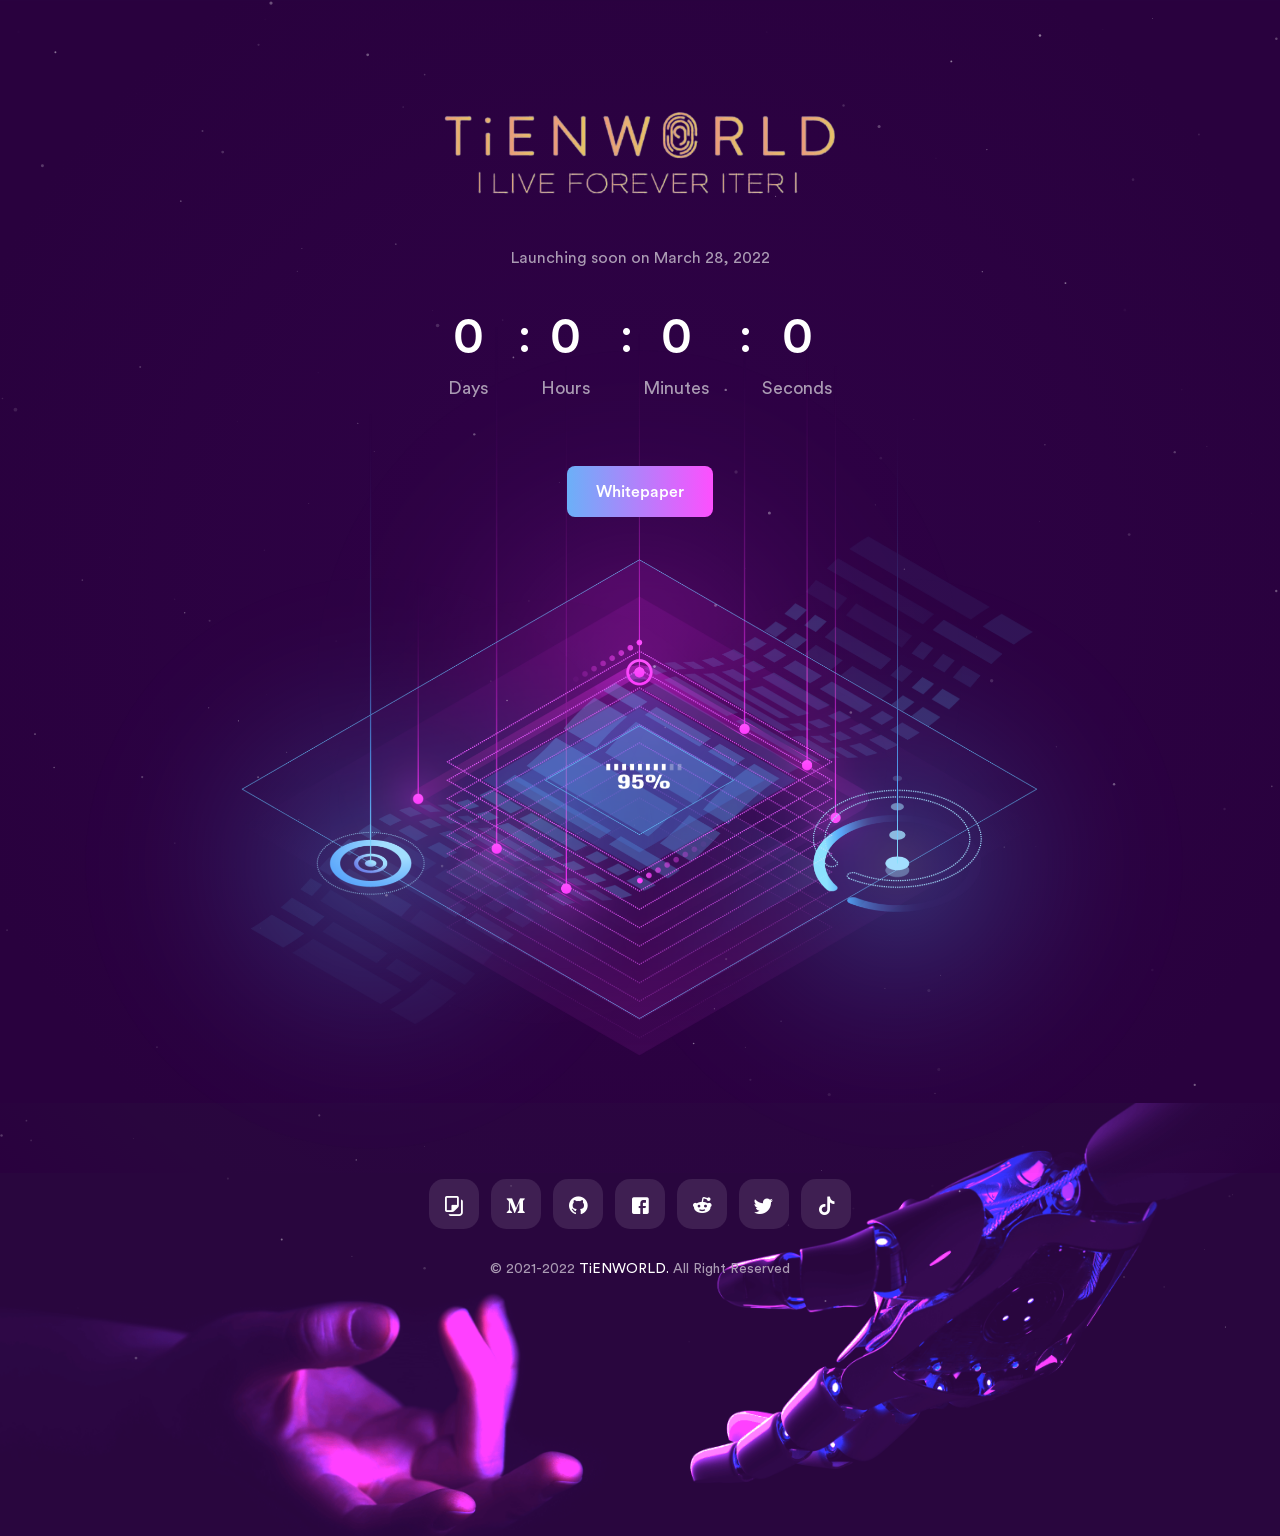
<file: index.html>
<!DOCTYPE html>
<html lang="en">

<head>
  <meta charset="UTF-8" />
  <meta http-equiv="Content-Type" content="text/html; charset=UTF-8" />
  <meta http-equiv="X-UA-Compatible" content="IE=edge" />
  <meta http-equiv="X-UA-Compatible" content="ie=edge" />
  <meta name="viewport" content="width=device-width, initial-scale=1.0" />
  <meta name="viewport" content="width=device-width, initial-scale=1.0" />
  <meta name="description"
    content="The TiENWORLD metaverse is a virtual reality that allows you to go anywhere you want! Create your avatar, explore, and have fun with your friends. There's a lot to do in the metaverse, so join today!" />
  <meta name="keywords" content="tienworld, metaverse, weather, digital life, future, heaven, hell in metaverse" />
  <meta name="author" content="Shikhar Dubey | William Tien" />

  <title>TiENWORLD Metaverse | Coming Soon</title>
  <!-- favicon -->
  <link rel="shortcut icon" href="favicon.ico" type="image/x-icon" />
  <!-- Bootstrap 4.5 -->
  <link rel="stylesheet" href="assets/css/bootstrap.min.css" type="text/css" />
  <!-- animate -->
  <link rel="stylesheet" href="assets/css/animate.css" type="text/css" />
  <!-- Swiper -->
  <link rel="stylesheet" href="assets/css/swiper.min.css" />
  <!-- icons -->
  <link rel="stylesheet" href="assets/css/icons.css" type="text/css" />
  <!-- aos -->
  <link rel="stylesheet" href="assets/css/aos.css" type="text/css" />
  <!-- main css -->
  <link rel="stylesheet" href="assets/css/main.css" type="text/css" />
  <!-- normalize -->
  <link rel="stylesheet" href="assets/css/normalize.css" type="text/css" />

  <!-- Favicons -->
  <link rel="apple-touch-icon" sizes="180x180" href="apple-touch-icon.png">
  <link rel="icon" type="image/png" sizes="32x32" href="favicon-32x32.png">
  <link rel="icon" type="image/png" sizes="16x16" href="favicon-16x16.png">
  <link rel="manifest" href="site.webmanifest">
  <!-- Favicons end -->

  <!-- js for Brwoser -->
  <!--[if lt IE 9]>
      <script src="https://oss.maxcdn.com/html5shiv/3.7.2/html5shiv.min.js"></script>
      <script src="https://oss.maxcdn.com/respond/1.4.2/respond.min.js"></script>
    <![endif]-->

  <style>
    body {
      background-color: #29023f;
    }
  </style>
</head>

<body class="dark-currency">
  <div id="wrapper">
    <div id="content">
      <div id="particles-js"></div>
      <!-- Start header -->
      <header class="header-nav-center crypto_dark" id="myNavbar">
        <div class="container" style="background-color: #29023f; border-bottom: 0px;">
          <!-- navbar -->
          <!-- <nav class="navbar navbar-expand-lg navbar-light"> -->
          <!-- <a class="navbar-brand c-white" href="/">
              <img class="logo" src="assets/img/tienworld_logo.png" alt="logo" />
            </a> -->
            <!-- <button class="navbar-toggler menu ripplemenu" type="button" data-toggle="collapse"
              data-target="#navbarSupportedContent" aria-controls="navbarSupportedContent" aria-expanded="false"
              aria-label="Toggle navigation">
              <svg viewBox="0 0 64 48">
                <path d="M19,15 L45,15 C70,15 58,-2 49.0177126,7 L19,37"></path>
                <path d="M19,24 L45,24 C61.2371586,24 57,49 41,33 L32,24"></path>
                <path d="M45,33 L19,33 C-8,33 6,-2 22,14 L45,37"></path>
              </svg>
            </button> -->

            <!-- <div class="collapse navbar-collapse" id="navbarSupportedContent">
              <ul class="navbar-nav mr-auto nav-pills d-block d-sm-none">
                <li class="nav-item">
                  <a class="nav-link" href="#Vision">Our Vision</a>
                </li>
                <li class="nav-item">
                  <a class="nav-link" href="#Features">Features</a>
                </li>
                <li class="nav-item">
                  <a class="nav-link" href="#Token">Token</a>
                </li>
                <li class="nav-item">
                  <a class="nav-link" href="#Roadmap">Roadmap</a>
                </li>
                <li class="nav-item">
                  <a class="nav-link" href="#FAQ">FAQ</a>
                </li>
                <li class="nav-item">
                  <a class="nav-link" href="#Team">Team</a>
                </li>
                <li class="nav-item">
                  <a class="nav-link" href="#Contact">Contact</a>
                </li>
              </ul>
              <div class="nav_account ml-auto">
                <button type="button" class="btn drop_download">
                  <span>Download</span>
                  <div class="links-btn">
                    <a href="#">Windows</a>
                    <a href="#">Google Play</a>
                    <a href="#">Apple</a>
                  </div>
                </button>
                <button type="button" class="btn btn-default c-white" data-toggle="modal" data-target="#mdllLogin">
                  Sign in
                </button>
                <a href="signup.html" class="btn scale btn_sm_primary c-white btn_try effect-letter rounded-8">
                  Try it Free
                </a>
              </div>
            </div> -->
          <!-- </nav> -->
          <!-- End Navbar -->
        </div>
        <!-- end container -->
      </header>
      <!-- End header -->
      <!-- Fixed side menu -->
      <!-- <nav id="myNavbar" class="navbar fixed_side_menu d-none d-sm-block">
        <ul class="navbar-nav mr-auto nav-pills flex-column">
          <li class="nav-item">
            <a class="nav-link" href="#Vision">Our Vision</a>
          </li>
          <li class="nav-item">
            <a class="nav-link" href="#Features">Features</a>
          </li>
          <li class="nav-item">
            <a class="nav-link" href="#Token">Token</a>
          </li>
          <li class="nav-item">
            <a class="nav-link" href="#Roadmap">Roadmap</a>
          </li>
          <li class="nav-item">
            <a class="nav-link" href="#FAQ">FAQ</a>
          </li>
          <li class="nav-item">
            <a class="nav-link" href="#Team">Team</a>
          </li>
          <li class="nav-item">
            <a class="nav-link" href="#Contact">Contact</a>
          </li>
        </ul>
      </nav> -->
      <!-- End. Fixed side menu -->
      <!-- Stat main -->
      <main data-spy="scroll" data-target="#navbar-example2" data-offset="0">
        <!-- Start Banner Section -->
        <section class="demo_2 demo_4 banner_section" id="Vision">
          <div class="container">
            <div class="row justify-content-md-center text-center">
              <div class="col-md-12">
                <img class="logo" src="assets/img/tienworld_logo.png" alt="logo" style="width: 400px;" />
              </div>
              <div class="col-md-10 col-lg-6">
                <div class="banner_title">
                  <!-- <div class="offer">
                    <span class="c-white">35% Discount </span>
                    <span class="c-magenta">Purchase</span>
                  </div> -->
                  <p style="margin-top: 3rem;">
                    Launching soon on March 28, 2022
                  </p>
                </div>
                <div class="col-md-12 col-lg-12">
                  <div class="Countdown-timer">
                    <div countdown data-date="Mar 28 2022 18:00:01">
                      <div class="item">
                        <span data-days>0</span>
                        <p>days</p>
                      </div>
                      <span class="cuot">:</span>
                      <div class="item">
                        <span data-hours>0</span>
                        <p>hours</p>
                      </div>
                      <span class="cuot">:</span>
                      <div class="item">
                        <span data-minutes>0</span>
                        <p>minutes</p>
                      </div>
                      <span class="cuot">:</span>
                      <div class="item">
                        <span data-seconds>0</span>
                        <p>seconds</p>
                      </div>
                    </div>
                  </div>
                </div>
                <div class="button--click" id="myNavbar" style="margin-top: 3rem;">
                  <!-- <a href="https://nati.tien.world/" target="_blank">
                    <button type="button"
                      class="btn btn-token wd-140 btn_md_primary scale effect-letter c-gradient mb-3 mb-sm-0">
                      Buy $NATI
                    </button>
                  </a> -->
                  <a href="https://www.paperturn-view.com/us/tienworld/wpfinal?pid=MjE217034" target="_blank">
                    <button type="button" class="btn btn-token wd-140 btn_md_primary scale effect-letter c-gradient mb-3 mb-sm-0">
                      Whitepaper
                    </button>
                  </a>
                </div>
              </div>
              <div class="img__head">
                <img class="illy" src="assets/img/crypto/crypto-head02.png" />
              </div>
            </div>
          </div>
        </section>
        <!-- End Banner -->


      </main>
      <!-- end main -->
    </div>
    <!-- [id] content -->
    <footer class="footer_short theme_crypto padding-t-2 margin-t-10">
      <div class="container">
        <div class="row justify-content-md-center text-center">
          <div class="col-md-8">
            <!-- <a class="logo c-white" href="crypto-dark.html">
              <img src="assets/img/tienworld_icon.png" alt="">
            </a> -->
            <div class="social--media">
              <a href="https://TiENWORLD.medium.com" class="btn so-link">
                <i class="tio documents_outlined"></i>
              </a>
              <a href="https://TiENWORLD.medium.com" class="btn so-link">
                <i class="tio medium"></i>
              </a>
              <a href="https://github.com/TiENWORLD" class="btn so-link">
                <i class="tio github"></i>
              </a>
              <a href="https://www.facebook.com/tienworld2020/" class="btn so-link">
                <i class="tio facebook_square"></i>
              </a>
              <a href="https://www.reddit.com/r/tienworld/" class="btn so-link">
                <i class="tio reddit"></i>
              </a>
              <a href="https://twitter.com/tienworld2021" class="btn so-link">
                <i class="tio twitter"></i>
              </a>
              <a href="https://www.tiktok.com/@tienw0rld" class="btn so-link">
                <i class="tio tik_tok"></i>
              </a>
            </div>
            <!-- <div class="other--links">
              <a href="#">White paper</a>
              <a href="#">Support</a>
              <a href="#">API</a>
              <a href="#">Privacy Policy</a>
              <a href="#">Cookie Policy</a>
            </div> -->
            <div class="opyright">
              <p>
                © 2021-2022
                <a href="https://tien.world" target="_blank">TiENWORLD.</a>
                All Right Reserved
              </p>
            </div>
          </div>
        </div>
      </div>
      <img class="img-fluid img-footer" src="assets/img/crypto/02.png" />
    </footer>

    <!-- Back to top with progress indicator-->
    <div class="prgoress_indicator">
      <svg class="progress-circle svg-content" width="100%" height="100%" viewBox="-1 -1 102 102">
        <path d="M50,1 a49,49 0 0,1 0,98 a49,49 0 0,1 0,-98" />
      </svg>
    </div>

    <!-- Tosts -->
    <!-- <div aria-live="polite" aria-atomic="true" class="d-flex justify-content-center align-items-center">
      <div class="toast toast_demo" id="myTost" role="alert" aria-live="assertive" aria-atomic="true"
        data-animation="true" data-autohide="false">
        <div class="toast-body">
          <button type="button" class="ml-2 mb-1 close" data-dismiss="toast" aria-label="Close">
            <i class="tio clear"></i>
          </button>
          <h5>Hi there 👋</h5>
          <p>Welcome to TiENWORLD. <a href="https://www.youtube.com/watch?v=wfadqiw5vRc" target="_blank">Learn More</a>
          </p>
        </div>
      </div>
    </div> -->
    <!-- End. Toasts -->


    <!-- Start Section Loader -->
    <!-- <section class="loading_overlay">
      <div class="loader_logo">
        <img class="logo" src="assets/img/logo.svg" />
      </div>
    </section> -->
    <!-- End. Loader -->

    <!-- Login Modal  -->
    <!-- <div class="modal mdllaccount fade" id="mdllLogin" tabindex="-1" role="dialog" aria-labelledby="exampleModalLabel"
      aria-hidden="true">
      <div class="modal-dialog">
        <div class="modal-content">
          <div class="modal-header">
            <button type="button" class="close" data-dismiss="modal" aria-label="Close">
              <i class="tio clear"></i>
            </button>
          </div>
          <div class="modal-body">
            <div class="form_account">
              <div class="head_account">
                <div class="img_profile">
                  <img src="assets/img/gif/avatar_01.jpg" />
                </div>
                <div class="title">
                  <h4>Rakon.</h4>
                  <p>
                    Welcome back again,<br />
                    Please sign in
                  </p>
                </div>
              </div>
              <div class="form-row">
                <div class="col-12">
                  <div class="row">
                    <div class="col-md-12">
                      <div class="form-group">
                        <label>Email / Username</label>
                        <input type="email" class="form-control" placeholder="E-mail / Username" />
                      </div>
                    </div>
                    <div class="col-md-12">
                      <div class="form-group mb-1 --password" id="show_hide_password">
                        <label>Password</label>
                        <div class="input-group">
                          <input type="password" class="form-control" data-toggle="password" placeholder="+6 Characters"
                            required="" />
                          <div class="input-group-prepend hide_show">
                            <a href=""><span class="input-group-text tio hidden_outlined"></span></a>
                          </div>
                        </div>
                      </div>
                      <a href="#" class="btn mt-2 font-s-12 font-w-400 c-gray p-0">Forgot Passowrd?</a>
                    </div>
                    <div class="col-12 mt-4">
                      <a href="#" class="btn rounded-8 btn_xl_primary btn_login effect-letter">Sign in</a>
                      <a href="#" class="btn mt-3 font-s-15 c-dark text-center w-100">Create new account</a>
                    </div>
                  </div>
                </div>
              </div>
            </div>
          </div>
        </div>
      </div>
    </div> -->
    <!-- End. Modal -->
  </div>
  <!-- End. warapper -->

  <!--
  ==========
  special styles
  ==========
  -->

  <style>
    .demo_2.banner_section {
      padding-top: 7rem;
    }

    .footer_short {
      padding-top: 1rem !important;
      margin-top: -70px !important;
    }

    header .navbar .navbar-brand .logo {
      width: 300px !important;
    }

    .crypto_dark {
      background-color: #29023f;
    }

    .banner_title h1 {
      margin-top: 2.8rem;
    }

    .logo img {
      width: 80px;
    }
  </style>

  <!-- jquery -->
  <script src="assets/js/jquery-3.5.0.js" type="text/javascript"></script>
  <!-- jquery-migrate -->
  <script src="assets/js/jquery-migrate.min.js" type="text/javascript"></script>
  <!-- popper -->
  <script src="assets/js/popper.min.js" type="text/javascript"></script>
  <!-- bootstrap -->
  <script src="assets/js/bootstrap.min.js" type="text/javascript"></script>
  <!--
  ============
  vendor file
  ============
   -->
  <!-- particles -->
  <script src="assets/js/vendor/particles.min.js" type="text/javascript"></script>
  <!-- TweenMax -->
  <script src="assets/js/vendor/TweenMax.min.js" type="text/javascript"></script>
  <!-- ScrollMagic -->
  <script src="assets/js/vendor/ScrollMagic.js" type="text/javascript"></script>
  <!-- animation.gsap -->
  <script src="assets/js/vendor/animation.gsap.js" type="text/javascript"></script>
  <!-- addIndicators -->
  <script src="assets/js/vendor/debug.addIndicators.min.js" type="text/javascript"></script>
  <!-- Swiper js -->
  <script src="assets/js/vendor/swiper.min.js" type="text/javascript"></script>
  <!-- countdown -->
  <script src="assets/js/vendor/countdown.js" type="text/javascript"></script>
  <!-- simpleParallax -->
  <script src="assets/js/vendor/simpleParallax.min.js" type="text/javascript"></script>
  <!-- waypoints -->
  <script src="assets/js/vendor/waypoints.min.js" type="text/javascript"></script>
  <!-- counterup -->
  <script src="assets/js/vendor/jquery.counterup.min.js" type="text/javascript"></script>
  <!-- charming -->
  <script src="assets/js/vendor/charming.min.js" type="text/javascript"></script>
  <!-- imagesloaded -->
  <script src="assets/js/vendor/imagesloaded.pkgd.min.js" type="text/javascript"></script>
  <!-- BX-Slider -->
  <script src="assets/js/vendor/jquery.bxslider.min.js" type="text/javascript"></script>
  <!-- Sharer -->
  <script src="assets/js/vendor/sharer.js" type="text/javascript"></script>
  <!-- sticky -->
  <script src="assets/js/vendor/sticky.min.js" type="text/javascript"></script>
  <!-- Aos -->
  <script src="assets/js/vendor/aos.js" type="text/javascript"></script>
  <!-- main file -->
  <script src="assets/js/main.js" type="text/javascript"></script>
  <!-- crypto -->
  <script src="assets/js/pages/crypto.js" type="text/javascript"></script>


</body>

</html>
</file>
<file: assets/css/icons.css>
@font-face {
  font-family: 'The-Icon-of';
  src:  url('../fonts/The-Icon-of.eot?w2v7hx');
  src:  url('../fonts/The-Icon-of.eot?w2v7hx#iefix') format('embedded-opentype'),
    url('../fonts/The-Icon-of.woff2?w2v7hx') format('woff2'),
    url('../fonts/The-Icon-of.ttf?w2v7hx') format('truetype'),
    url('../fonts/The-Icon-of.woff?w2v7hx') format('woff'),
    url('../fonts/The-Icon-of.svg?w2v7hx#The-Icon-of') format('svg');
  font-weight: normal;
  font-style: normal;
  font-display: block;
}

.tio {
  /* use !important to prevent issues with browser extensions that change fonts */
  font-family: 'The-Icon-of' !important;
  speak: none;
  font-style: normal;
  font-weight: normal;
  font-variant: normal;
  text-transform: none;
  line-height: 1;

  /* Enable Ligatures ================ */
  letter-spacing: 0;
  -webkit-font-feature-settings: "liga";
  -moz-font-feature-settings: "liga=1";
  -moz-font-feature-settings: "liga";
  -ms-font-feature-settings: "liga" 1;
  font-feature-settings: "liga";
  -webkit-font-variant-ligatures: discretionary-ligatures;
  font-variant-ligatures: discretionary-ligatures;

  /* Better Font Rendering =========== */
  -webkit-font-smoothing: antialiased;
  -moz-osx-font-smoothing: grayscale;
}

.add_circle_outlined:before {
  content: "\e900";
}
.add_circle:before {
  content: "\e901";
}
.add_square_outlined:before {
  content: "\e902";
}
.add_square:before {
  content: "\e903";
}
.add:before {
  content: "\e904";
}
.appointment_cancelled:before {
  content: "\e905";
}
.appointment:before {
  content: "\e906";
}
.archive:before {
  content: "\e907";
}
.autorenew:before {
  content: "\e908";
}
.block_ads:before {
  content: "\e909";
}
.bookmark_outlined:before {
  content: "\e90a";
}
.bookmark:before {
  content: "\e90b";
}
.bookmarks_outlined:before {
  content: "\e90c";
}
.bookmarks:before {
  content: "\e90d";
}
.browser_window:before {
  content: "\e90e";
}
.browser_windows:before {
  content: "\e90f";
}
.cached:before {
  content: "\e910";
}
.calendar_month:before {
  content: "\e911";
}
.calendar_note:before {
  content: "\e912";
}
.calendar:before {
  content: "\e913";
}
.carousel_horizontal_outlined:before {
  content: "\e914";
}
.carousel_horizontal:before {
  content: "\e915";
}
.carousel_vertical_outlined:before {
  content: "\e916";
}
.carousel_vertical:before {
  content: "\e917";
}
.checkmark_circle_outlined:before {
  content: "\e918";
}
.checkmark_circle:before {
  content: "\e919";
}
.checkmark_square_outlined:before {
  content: "\e91a";
}
.checkmark_square:before {
  content: "\e91b";
}
.clear_circle_outlined:before {
  content: "\e91c";
}
.clear_circle:before {
  content: "\e91d";
}
.clear_square_outlined:before {
  content: "\e91e";
}
.clear_square:before {
  content: "\e91f";
}
.clear:before {
  content: "\e920";
}
.column_view_outlined:before {
  content: "\e921";
}
.column_view:before {
  content: "\e922";
}
.command_outlined:before {
  content: "\e923";
}
.command:before {
  content: "\e924";
}
.date_range:before {
  content: "\e925";
}
.done:before {
  content: "\e926";
}
.drag:before {
  content: "\e927";
}
.eject_circle_outlined:before {
  content: "\e928";
}
.eject_circle:before {
  content: "\e929";
}
.eject:before {
  content: "\e92a";
}
.event:before {
  content: "\e92b";
}
.exit_fullscreen_1_1:before {
  content: "\e92c";
}
.exit_fullscreen_4_3:before {
  content: "\e92d";
}
.exit_fullscreen_16_9:before {
  content: "\e92e";
}
.find_replace:before {
  content: "\e92f";
}
.first_page:before {
  content: "\e930";
}
.hashtag:before {
  content: "\e931";
}
.heart_outlined:before {
  content: "\e932";
}
.heart:before {
  content: "\e933";
}
.help_outlined:before {
  content: "\e934";
}
.help:before {
  content: "\e935";
}
.history:before {
  content: "\e936";
}
.incognito:before {
  content: "\e937";
}
.info_outined:before {
  content: "\e938";
}
.info:before {
  content: "\e939";
}
.key:before {
  content: "\e93a";
}
.label_important:before {
  content: "\e93b";
}
.label_off:before {
  content: "\e93c";
}
.label_outlined:before {
  content: "\e93d";
}
.label:before {
  content: "\e93e";
}
.labels_outlined:before {
  content: "\e93f";
}
.labels:before {
  content: "\e940";
}
.last_page:before {
  content: "\e941";
}
.layout:before {
  content: "\e942";
}
.move_page:before {
  content: "\e943";
}
.multi_direction_diagonal:before {
  content: "\e944";
}
.multi_direction:before {
  content: "\e945";
}
.notebook_bookmarked:before {
  content: "\e946";
}
.notice_outlined:before {
  content: "\e947";
}
.notice:before {
  content: "\e948";
}
.open_in_new:before {
  content: "\e949";
}
.pages_outlined:before {
  content: "\e94a";
}
.pages:before {
  content: "\e94b";
}
.publish:before {
  content: "\e94c";
}
.record_screen:before {
  content: "\e94d";
}
.refresh:before {
  content: "\e94e";
}
.remaining_time:before {
  content: "\e94f";
}
.remove_circle_outlined:before {
  content: "\e950";
}
.remove_circle:before {
  content: "\e951";
}
.remove_square_outlined:before {
  content: "\e952";
}
.remove_square:before {
  content: "\e953";
}
.remove:before {
  content: "\e954";
}
.restore:before {
  content: "\e955";
}
.search:before {
  content: "\e956";
}
.settings_back:before {
  content: "\e957";
}
.shopping_basket_add:before {
  content: "\e958";
}
.shopping_basket_clear:before {
  content: "\e959";
}
.shopping_basket_outlined:before {
  content: "\e95a";
}
.shopping_basket_remove:before {
  content: "\e95b";
}
.shopping_basket:before {
  content: "\e95c";
}
.shopping_cart_add:before {
  content: "\e95d";
}
.shopping_cart_off:before {
  content: "\e95e";
}
.shopping_cart_outlined:before {
  content: "\e95f";
}
.shopping_cart_remove:before {
  content: "\e960";
}
.shopping_cart:before {
  content: "\e961";
}
.snooze_notification:before {
  content: "\e962";
}
.snooze:before {
  content: "\e963";
}
.sort:before {
  content: "\e964";
}
.star_half:before {
  content: "\e965";
}
.star_outlined:before {
  content: "\e966";
}
.star:before {
  content: "\e967";
}
.subscribe:before {
  content: "\e968";
}
.support:before {
  content: "\e969";
}
.sync_off:before {
  content: "\e96a";
}
.sync:before {
  content: "\e96b";
}
.tab:before {
  content: "\e96c";
}
.tabs:before {
  content: "\e96d";
}
.time_20_s:before {
  content: "\e96e";
}
.time_30_s:before {
  content: "\e96f";
}
.time_40_s:before {
  content: "\e970";
}
.time:before {
  content: "\e971";
}
.timer_20_s:before {
  content: "\e972";
}
.timer_30_s:before {
  content: "\e973";
}
.timer_40_s:before {
  content: "\e974";
}
.timer_off:before {
  content: "\e975";
}
.timer:before {
  content: "\e976";
}
.turn_off:before {
  content: "\e977";
}
.unarchive:before {
  content: "\e978";
}
.update:before {
  content: "\e979";
}
.vibrations_off:before {
  content: "\e97a";
}
.vibrations:before {
  content: "\e97b";
}
.watch_later:before {
  content: "\e97c";
}
.youtube_search:before {
  content: "\e97d";
}
.battery_alert:before {
  content: "\e97e";
}
.error_outlined:before {
  content: "\e97f";
}
.error:before {
  content: "\e980";
}
.message_failed_outlined:before {
  content: "\e981";
}
.message_failed:before {
  content: "\e982";
}
.new_release_outlined:before {
  content: "\e983";
}
.new_release:before {
  content: "\e984";
}
.notification_add:before {
  content: "\e985";
}
.notifications_alert:before {
  content: "\e986";
}
.notifications_off:before {
  content: "\e987";
}
.notifications_on_outlined:before {
  content: "\e988";
}
.notifications_on:before {
  content: "\e989";
}
.notifications_outlined:before {
  content: "\e98a";
}
.notifications:before {
  content: "\e98b";
}
.report_outlined:before {
  content: "\e98c";
}
.report:before {
  content: "\e98d";
}
.security_warning_outlined:before {
  content: "\e98e";
}
.security_warning:before {
  content: "\e98f";
}
.warning_outlined:before {
  content: "\e990";
}
.warning:before {
  content: "\e991";
}
.arrow_backward:before {
  content: "\e992";
}
.arrow_doublesided_horizontal:before {
  content: "\e993";
}
.arrow_doublesided_vertical:before {
  content: "\e994";
}
.arrow_downward:before {
  content: "\e995";
}
.arrow_drop_down_circle_outlined:before {
  content: "\e996";
}
.arrow_drop_down_circle:before {
  content: "\e997";
}
.arrow_drop_up_circle_outlined:before {
  content: "\e998";
}
.arrow_drop_up_circle:before {
  content: "\e999";
}
.arrow_forward:before {
  content: "\e99a";
}
.arrow_large_backward_outlined:before {
  content: "\e99b";
}
.arrow_large_backward:before {
  content: "\e99c";
}
.arrow_large_downward_outlined:before {
  content: "\e99d";
}
.arrow_large_downward:before {
  content: "\e99e";
}
.arrow_large_forward_outlined:before {
  content: "\e99f";
}
.arrow_large_forward:before {
  content: "\e9a0";
}
.arrow_large_upward_outlined:before {
  content: "\e9a1";
}
.arrow_large_upward:before {
  content: "\e9a2";
}
.arrow_left_circle_outlined:before {
  content: "\e9a3";
}
.arrow_left_circle:before {
  content: "\e9a4";
}
.arrow_long_down:before {
  content: "\e9a5";
}
.arrow_long_left:before {
  content: "\e9a6";
}
.arrow_long_right:before {
  content: "\e9a7";
}
.arrow_long_up:before {
  content: "\e9a8";
}
.arrow_right_circle_outlined:before {
  content: "\e9a9";
}
.arrow_right_circle:before {
  content: "\e9aa";
}
.arrow_upward:before {
  content: "\e9ab";
}
.back_ui:before {
  content: "\e9ac";
}
.caret_down:before {
  content: "\e9ad";
}
.caret_left:before {
  content: "\e9ae";
}
.caret_right:before {
  content: "\e9af";
}
.caret_up:before {
  content: "\e9b0";
}
.chevron_down:before {
  content: "\e9b1";
}
.chevron_left:before {
  content: "\e9b2";
}
.chevron_right:before {
  content: "\e9b3";
}
.chevron_up:before {
  content: "\e9b4";
}
.collapse_all:before {
  content: "\e9b5";
}
.double_caret_horizontal:before {
  content: "\e9b6";
}
.double_caret_vertical:before {
  content: "\e9b7";
}
.down_ui:before {
  content: "\e9b8";
}
.expand_all:before {
  content: "\e9b9";
}
.next_ui:before {
  content: "\e9ba";
}
.pull_right_left:before {
  content: "\e9bb";
}
.subdirectory_left:before {
  content: "\e9bc";
}
.subdirectory_right:before {
  content: "\e9bd";
}
.up_ui:before {
  content: "\e9be";
}
.fast_forward:before {
  content: "\e9bf";
}
.fast_rewind:before {
  content: "\e9c0";
}
.forward:before {
  content: "\e9c1";
}
.mic_off_outlined:before {
  content: "\e9c2";
}
.mic_off:before {
  content: "\e9c3";
}
.mic_outlined:before {
  content: "\e9c4";
}
.mic:before {
  content: "\e9c5";
}
.music_off:before {
  content: "\e9c6";
}
.music:before {
  content: "\e9c7";
}
.pause_circle_outlined:before {
  content: "\e9c8";
}
.pause_circle:before {
  content: "\e9c9";
}
.pause:before {
  content: "\e9ca";
}
.play_circle_outlined:before {
  content: "\e9cb";
}
.play_circle:before {
  content: "\e9cc";
}
.play_outlined:before {
  content: "\e9cd";
}
.play:before {
  content: "\e9ce";
}
.record_outlined:before {
  content: "\e9cf";
}
.record_voice_outlined:before {
  content: "\e9d0";
}
.record_voice:before {
  content: "\e9d1";
}
.record:before {
  content: "\e9d2";
}
.repeat:before {
  content: "\e9d3";
}
.replay:before {
  content: "\e9d4";
}
.shuffle:before {
  content: "\e9d5";
}
.skip_back:before {
  content: "\e9d6";
}
.skip_forward:before {
  content: "\e9d7";
}
.skip_next:before {
  content: "\e9d8";
}
.skip_previous:before {
  content: "\e9d9";
}
.skip:before {
  content: "\e9da";
}
.stop_circle_outlined:before {
  content: "\e9db";
}
.stop_circle:before {
  content: "\e9dc";
}
.stop_outlined:before {
  content: "\e9dd";
}
.stop:before {
  content: "\e9de";
}
.tune_horizontal:before {
  content: "\e9df";
}
.tune_vertical:before {
  content: "\e9e0";
}
.tune:before {
  content: "\e9e1";
}
.voice_line:before {
  content: "\e9e2";
}
.voice:before {
  content: "\e9e3";
}
.volume_down:before {
  content: "\e9e4";
}
.volume_low:before {
  content: "\e9e5";
}
.volume_minus:before {
  content: "\e9e6";
}
.volume_mute:before {
  content: "\e9e7";
}
.volume_off:before {
  content: "\e9e8";
}
.volume_plus:before {
  content: "\e9e9";
}
.volume_up:before {
  content: "\e9ea";
}
.adaptive_lighting:before {
  content: "\e9eb";
}
.airbag_deactivated:before {
  content: "\e9ec";
}
.airbag_warning:before {
  content: "\e9ed";
}
.alternator_warning_outlined:before {
  content: "\e9ee";
}
.alternator_warning:before {
  content: "\e9ef";
}
.bonnet_open:before {
  content: "\e9f0";
}
.boot_open:before {
  content: "\e9f1";
}
.brake_pad_warning:before {
  content: "\e9f2";
}
.cruise_control_on:before {
  content: "\e9f3";
}
.dipped_beam_headlights:before {
  content: "\e9f4";
}
.direction_indicators:before {
  content: "\e9f5";
}
.door_open:before {
  content: "\e9f6";
}
.engine_warning_outlined:before {
  content: "\e9f7";
}
.engine_warning:before {
  content: "\e9f8";
}
.exterior_light_fault:before {
  content: "\e9f9";
}
.fog_light_front:before {
  content: "\e9fa";
}
.fog_light_rear:before {
  content: "\e9fb";
}
.glow_plug_warning:before {
  content: "\e9fc";
}
.handbrake_warning:before {
  content: "\e9fd";
}
.hazard_warning:before {
  content: "\e9fe";
}
.main_beam_headlights:before {
  content: "\e9ff";
}
.oil_pressure_low_outlined:before {
  content: "\ea00";
}
.oil_pressure_low:before {
  content: "\ea01";
}
.parking_brake_light:before {
  content: "\ea02";
}
.rain_sensor:before {
  content: "\ea03";
}
.rear_window_defrost:before {
  content: "\ea04";
}
.recirculation:before {
  content: "\ea05";
}
.seatbelt_not_on:before {
  content: "\ea06";
}
.sidelight_indicator:before {
  content: "\ea07";
}
.sidelight_information:before {
  content: "\ea08";
}
.stability_control_off:before {
  content: "\ea09";
}
.temperature_warning:before {
  content: "\ea0a";
}
.tyre_pressure_low:before {
  content: "\ea0b";
}
.washer_fluid_low:before {
  content: "\ea0c";
}
.windscreen_defrost:before {
  content: "\ea0d";
}
.call_cancelled:before {
  content: "\ea0e";
}
.call_ended:before {
  content: "\ea0f";
}
.call_forward:before {
  content: "\ea10";
}
.call_talking_quiet:before {
  content: "\ea11";
}
.call_talking:before {
  content: "\ea12";
}
.call:before {
  content: "\ea13";
}
.chat_outlined:before {
  content: "\ea14";
}
.chat:before {
  content: "\ea15";
}
.comment_image_outlined:before {
  content: "\ea16";
}
.comment_image:before {
  content: "\ea17";
}
.comment_outlined:before {
  content: "\ea18";
}
.comment_play_outlined:before {
  content: "\ea19";
}
.comment_play:before {
  content: "\ea1a";
}
.comment_text_outlined:before {
  content: "\ea1b";
}
.comment_text:before {
  content: "\ea1c";
}
.comment_video:before {
  content: "\ea1d";
}
.comment_vs_outlined:before {
  content: "\ea1e";
}
.comment_vs:before {
  content: "\ea1f";
}
.comment:before {
  content: "\ea20";
}
.contact_notebook:before {
  content: "\ea21";
}
.contacts_book:before {
  content: "\ea22";
}
.contacts:before {
  content: "\ea23";
}
.draft:before {
  content: "\ea24";
}
.email_outlined:before {
  content: "\ea25";
}
.email:before {
  content: "\ea26";
}
.favorite_comment:before {
  content: "\ea27";
}
.import_export:before {
  content: "\ea28";
}
.inbox:before {
  content: "\ea29";
}
.inboxes:before {
  content: "\ea2a";
}
.made_call:before {
  content: "\ea2b";
}
.message_add_outlined:before {
  content: "\ea2c";
}
.message_add:before {
  content: "\ea2d";
}
.message_outlined:before {
  content: "\ea2e";
}
.message_play_outlined:before {
  content: "\ea2f";
}
.message_play:before {
  content: "\ea30";
}
.message:before {
  content: "\ea31";
}
.messages_outlined:before {
  content: "\ea32";
}
.messages:before {
  content: "\ea33";
}
.missed_call_outgoing:before {
  content: "\ea34";
}
.missed_call:before {
  content: "\ea35";
}
.mms_outlined:before {
  content: "\ea36";
}
.mms:before {
  content: "\ea37";
}
.new_email:before {
  content: "\ea38";
}
.received_call:before {
  content: "\ea39";
}
.reply_all:before {
  content: "\ea3a";
}
.reply:before {
  content: "\ea3b";
}
.send_outlined:before {
  content: "\ea3c";
}
.send:before {
  content: "\ea3d";
}
.share_message:before {
  content: "\ea3e";
}
.share_screen:before {
  content: "\ea3f";
}
.sms_active_outlined:before {
  content: "\ea40";
}
.sms_active:before {
  content: "\ea41";
}
.sms_chat_outlined:before {
  content: "\ea42";
}
.sms_chat:before {
  content: "\ea43";
}
.sms_outlined:before {
  content: "\ea44";
}
.sms:before {
  content: "\ea45";
}
.swap_horizontal:before {
  content: "\ea46";
}
.swap_vs:before {
  content: "\ea47";
}
.swap:before {
  content: "\ea48";
}
.unsubscribe:before {
  content: "\ea49";
}
.voice_chat:before {
  content: "\ea4a";
}
.voicemail:before {
  content: "\ea4b";
}
.airpods:before {
  content: "\ea4c";
}
.android_phone_vs:before {
  content: "\ea4d";
}
.android_phone:before {
  content: "\ea4e";
}
.android_phones:before {
  content: "\ea4f";
}
.apple_watch:before {
  content: "\ea50";
}
.batery_vertical_3_quarters:before {
  content: "\ea51";
}
.battery_horizontal_3_quarters:before {
  content: "\ea52";
}
.battery_horizontal_half:before {
  content: "\ea53";
}
.battery_horizontal_outlined:before {
  content: "\ea54";
}
.battery_horizontal_quarter:before {
  content: "\ea55";
}
.battery_horizontal:before {
  content: "\ea56";
}
.battery_vertical_half:before {
  content: "\ea57";
}
.battery_vertical_outlined:before {
  content: "\ea58";
}
.battery_vertical_quarter:before {
  content: "\ea59";
}
.battery_vertical:before {
  content: "\ea5a";
}
.calculator:before {
  content: "\ea5b";
}
.charging:before {
  content: "\ea5c";
}
.devices_1:before {
  content: "\ea5d";
}
.devices_2:before {
  content: "\ea5e";
}
.devices_apple:before {
  content: "\ea5f";
}
.disc:before {
  content: "\ea60";
}
.hdmi_outlined:before {
  content: "\ea61";
}
.hdmi:before {
  content: "\ea62";
}
.headphones:before {
  content: "\ea63";
}
.imac:before {
  content: "\ea64";
}
.iphone:before {
  content: "\ea65";
}
.iphones:before {
  content: "\ea66";
}
.joystick:before {
  content: "\ea67";
}
.keyboard_hide:before {
  content: "\ea68";
}
.keyboard_vs:before {
  content: "\ea69";
}
.keyboard:before {
  content: "\ea6a";
}
.laptop:before {
  content: "\ea6b";
}
.light_battery:before {
  content: "\ea6c";
}
.microphone:before {
  content: "\ea6d";
}
.monitor:before {
  content: "\ea6e";
}
.mouse_outlined:before {
  content: "\ea6f";
}
.mouse_pad_outlined:before {
  content: "\ea70";
}
.mouse_pad:before {
  content: "\ea71";
}
.mouse:before {
  content: "\ea72";
}
.no_sim_card:before {
  content: "\ea73";
}
.photo_camera:before {
  content: "\ea74";
}
.plug_outlined:before {
  content: "\ea75";
}
.plug:before {
  content: "\ea76";
}
.radio:before {
  content: "\ea77";
}
.remote_controller:before {
  content: "\ea78";
}
.router:before {
  content: "\ea79";
}
.sim_card:before {
  content: "\ea7a";
}
.speaker:before {
  content: "\ea7b";
}
.surveillance_camera:before {
  content: "\ea7c";
}
.tablet_phone:before {
  content: "\ea7d";
}
.tablet:before {
  content: "\ea7e";
}
.tv_new:before {
  content: "\ea7f";
}
.tv_old:before {
  content: "\ea80";
}
.usb_c_outlined:before {
  content: "\ea81";
}
.usb_c:before {
  content: "\ea82";
}
.usb_port_outlined:before {
  content: "\ea83";
}
.usb_port:before {
  content: "\ea84";
}
.video_camera_off:before {
  content: "\ea85";
}
.video_camera_outlined:before {
  content: "\ea86";
}
.video_camera:before {
  content: "\ea87";
}
.vinyl:before {
  content: "\ea88";
}
.watches:before {
  content: "\ea89";
}
.document_outlined:before {
  content: "\ea8a";
}
.document_text_outlined:before {
  content: "\ea8b";
}
.document_text:before {
  content: "\ea8c";
}
.document:before {
  content: "\ea8d";
}
.documents_outlined:before {
  content: "\ea8e";
}
.documents:before {
  content: "\ea8f";
}
.file_add_outlined:before {
  content: "\ea90";
}
.file_add:before {
  content: "\ea91";
}
.file_outlined:before {
  content: "\ea92";
}
.file_text_outlined:before {
  content: "\ea93";
}
.file_text:before {
  content: "\ea94";
}
.file:before {
  content: "\ea95";
}
.files_labeled_outlined:before {
  content: "\ea96";
}
.files_labeled:before {
  content: "\ea97";
}
.files_outlined:before {
  content: "\ea98";
}
.files:before {
  content: "\ea99";
}
.folder_add:before {
  content: "\ea9a";
}
.folder_bookmarked:before {
  content: "\ea9b";
}
.folder_labeled_outlined:before {
  content: "\ea9c";
}
.folder_labeled:before {
  content: "\ea9d";
}
.folder_opened_labeled:before {
  content: "\ea9e";
}
.folder_opened:before {
  content: "\ea9f";
}
.folder_outlined:before {
  content: "\eaa0";
}
.folder_photo:before {
  content: "\eaa1";
}
.folder_shared:before {
  content: "\eaa2";
}
.folder_special:before {
  content: "\eaa3";
}
.folder:before {
  content: "\eaa4";
}
.folders_outlined:before {
  content: "\eaa5";
}
.folders:before {
  content: "\eaa6";
}
.avocado:before {
  content: "\eaa7";
}
.banana:before {
  content: "\eaa8";
}
.beer_bottle_labeled:before {
  content: "\eaa9";
}
.beer_bottle:before {
  content: "\eaaa";
}
.chicken_outlined:before {
  content: "\eaab";
}
.chicken:before {
  content: "\eaac";
}
.citrus_fruits:before {
  content: "\eaad";
}
.drink_outlined:before {
  content: "\eaae";
}
.drink:before {
  content: "\eaaf";
}
.egg:before {
  content: "\eab0";
}
.fastfood:before {
  content: "\eab1";
}
.fish_outlined:before {
  content: "\eab2";
}
.fish:before {
  content: "\eab3";
}
.fruit_apple_outlined:before {
  content: "\eab4";
}
.fruit_apple:before {
  content: "\eab5";
}
.ice_cream:before {
  content: "\eab6";
}
.ice_cream_cup:before {
  content: "\eab7";
}
.meal_outlined:before {
  content: "\eab8";
}
.meal:before {
  content: "\eab9";
}
.mushroom:before {
  content: "\eaba";
}
.pizza_outlined:before {
  content: "\eabb";
}
.pizza:before {
  content: "\eabc";
}
.soda:before {
  content: "\eabd";
}
.strawberry:before {
  content: "\eabe";
}
.water_bottle_labeled:before {
  content: "\eabf";
}
.water_bottle:before {
  content: "\eac0";
}
.wine_bottle_labeled:before {
  content: "\eac1";
}
.wine_bottle:before {
  content: "\eac2";
}
.clap:before {
  content: "\eac3";
}
.expressionless:before {
  content: "\eac4";
}
.face_female:before {
  content: "\eac5";
}
.face_male:before {
  content: "\eac6";
}
.frowning:before {
  content: "\eac7";
}
.gesture_hand_1f:before {
  content: "\eac8";
}
.gesture_hand_2f:before {
  content: "\eac9";
}
.gesture_hover_1f:before {
  content: "\eaca";
}
.gesture_scroll_down_2f:before {
  content: "\eacb";
}
.gesture_scroll_down:before {
  content: "\eacc";
}
.gesture_scroll_up_2f:before {
  content: "\eacd";
}
.gesture_scroll_up_down_2f:before {
  content: "\eace";
}
.gesture_scroll_up_down:before {
  content: "\eacf";
}
.gesture_scroll_up:before {
  content: "\ead0";
}
.gesture_swipe_left_2f:before {
  content: "\ead1";
}
.gesture_swipe_left_right_2f:before {
  content: "\ead2";
}
.gesture_swipe_left_right:before {
  content: "\ead3";
}
.gesture_swipe_left:before {
  content: "\ead4";
}
.gesture_swipe_right_2f:before {
  content: "\ead5";
}
.gesture_swipe_right:before {
  content: "\ead6";
}
.hand_basic:before {
  content: "\ead7";
}
.hand_draw:before {
  content: "\ead8";
}
.hand_metal_horns:before {
  content: "\ead9";
}
.hand_middle_finger:before {
  content: "\eada";
}
.hand_ok:before {
  content: "\eadb";
}
.hand_piece:before {
  content: "\eadc";
}
.hand_wave:before {
  content: "\eadd";
}
.neutral_face:before {
  content: "\eade";
}
.protection:before {
  content: "\eadf";
}
.sad:before {
  content: "\eae0";
}
.slap:before {
  content: "\eae1";
}
.slightly_smilling:before {
  content: "\eae2";
}
.smile:before {
  content: "\eae3";
}
.thumbs_down:before {
  content: "\eae4";
}
.thumbs_up_down:before {
  content: "\eae5";
}
.thumbs_up:before {
  content: "\eae6";
}
.wink:before {
  content: "\eae7";
}
.alt:before {
  content: "\eae8";
}
.backspace_outlined:before {
  content: "\eae9";
}
.backspace:before {
  content: "\eaea";
}
.caps_lock:before {
  content: "\eaeb";
}
.command_key:before {
  content: "\eaec";
}
.enter:before {
  content: "\eaed";
}
.keyboard_brightness_1:before {
  content: "\eaee";
}
.keyboard_brightness_2:before {
  content: "\eaef";
}
.space_bar:before {
  content: "\eaf0";
}
.tab_key:before {
  content: "\eaf1";
}
.rotate:before {
  content: "\eaf2";
}
.beijing:before {
  content: "\eaf3";
}
.bratislava:before {
  content: "\eaf4";
}
.broadleaf_tree_outlined:before {
  content: "\eaf5";
}
.broadleaf_tree:before {
  content: "\eaf6";
}
.cafe_outlined:before {
  content: "\eaf7";
}
.cafe:before {
  content: "\eaf8";
}
.cairo:before {
  content: "\eaf9";
}
.castle:before {
  content: "\eafa";
}
.city:before {
  content: "\eafb";
}
.clinic:before {
  content: "\eafc";
}
.company:before {
  content: "\eafd";
}
.conifer_outlined:before {
  content: "\eafe";
}
.conifer:before {
  content: "\eaff";
}
.direction:before {
  content: "\eb00";
}
.dubai:before {
  content: "\eb01";
}
.earth_east:before {
  content: "\eb02";
}
.earth_west:before {
  content: "\eb03";
}
.education_outlined:before {
  content: "\eb04";
}
.education:before {
  content: "\eb05";
}
.factory:before {
  content: "\eb06";
}
.gas_station:before {
  content: "\eb07";
}
.globe:before {
  content: "\eb08";
}
.gym:before {
  content: "\eb09";
}
.hospital:before {
  content: "\eb0a";
}
.hotel:before {
  content: "\eb0b";
}
.location_off:before {
  content: "\eb0c";
}
.location_search:before {
  content: "\eb0d";
}
.machu-picchu:before {
  content: "\eb0e";
}
.map_outlined:before {
  content: "\eb0f";
}
.map_zoom_out:before {
  content: "\eb10";
}
.map:before {
  content: "\eb11";
}
.museum:before {
  content: "\eb12";
}
.my_location:before {
  content: "\eb13";
}
.navigate_outlined:before {
  content: "\eb14";
}
.navigate:before {
  content: "\eb15";
}
.neighborhood:before {
  content: "\eb16";
}
.new_york:before {
  content: "\eb17";
}
.paris:before {
  content: "\eb18";
}
.parking_outlined:before {
  content: "\eb19";
}
.parking:before {
  content: "\eb1a";
}
.pharmacy_outlined:before {
  content: "\eb1b";
}
.pharmacy:before {
  content: "\eb1c";
}
.pin_outlined:before {
  content: "\eb1d";
}
.pin:before {
  content: "\eb1e";
}
.poi_add_outlined:before {
  content: "\eb1f";
}
.poi_add:before {
  content: "\eb20";
}
.poi_delete_outlined:before {
  content: "\eb21";
}
.poi_delete:before {
  content: "\eb22";
}
.poi_outlined:before {
  content: "\eb23";
}
.poi_remove_outlined:before {
  content: "\eb24";
}
.poi_remove:before {
  content: "\eb25";
}
.poi_user:before {
  content: "\eb26";
}
.poi:before {
  content: "\eb27";
}
.pyramid:before {
  content: "\eb28";
}
.restaurant:before {
  content: "\eb29";
}
.rome:before {
  content: "\eb2a";
}
.route_dashed:before {
  content: "\eb2b";
}
.route:before {
  content: "\eb2c";
}
.san_francisco:before {
  content: "\eb2d";
}
.shop_outlined:before {
  content: "\eb2e";
}
.shop:before {
  content: "\eb2f";
}
.shopping_icon:before {
  content: "\eb30";
}
.shopping:before {
  content: "\eb31";
}
.singapore:before {
  content: "\eb32";
}
.spa_outlined:before {
  content: "\eb33";
}
.spa:before {
  content: "\eb34";
}
.sydney:before {
  content: "\eb35";
}
.theatre:before {
  content: "\eb36";
}
.toilets:before {
  content: "\eb37";
}
.trencin:before {
  content: "\eb38";
}
.zoom_in:before {
  content: "\eb39";
}
.zoom_out:before {
  content: "\eb3a";
}
.add_photo:before {
  content: "\eb3b";
}
.adjust:before {
  content: "\eb3c";
}
.align_to_bottom_outlined:before {
  content: "\eb3d";
}
.align_to_bottom_vs:before {
  content: "\eb3e";
}
.align_to_bottom:before {
  content: "\eb3f";
}
.align_to_center_outlined:before {
  content: "\eb40";
}
.align_to_center_vs:before {
  content: "\eb41";
}
.align_to_center:before {
  content: "\eb42";
}
.align_to_left_outlined:before {
  content: "\eb43";
}
.align_to_left_vs:before {
  content: "\eb44";
}
.align_to_left:before {
  content: "\eb45";
}
.align_to_middle_outlined:before {
  content: "\eb46";
}
.align_to_middle_vs:before {
  content: "\eb47";
}
.align_to_middle:before {
  content: "\eb48";
}
.align_to_right_outlined:before {
  content: "\eb49";
}
.align_to_right_vs:before {
  content: "\eb4a";
}
.align_to_right:before {
  content: "\eb4b";
}
.align_to_top_outlined:before {
  content: "\eb4c";
}
.align_to_top_vs:before {
  content: "\eb4d";
}
.align_to_top:before {
  content: "\eb4e";
}
.artboard_outlined:before {
  content: "\eb4f";
}
.artboard:before {
  content: "\eb50";
}
.black_white:before {
  content: "\eb51";
}
.blend_tool:before {
  content: "\eb52";
}
.bold:before {
  content: "\eb53";
}
.brightness_1_outlined:before {
  content: "\eb54";
}
.brightness_1:before {
  content: "\eb55";
}
.brightness_2_outlined:before {
  content: "\eb56";
}
.brightness_2:before {
  content: "\eb57";
}
.brightness_3:before {
  content: "\eb58";
}
.bring_forward:before {
  content: "\eb59";
}
.bring_to_front:before {
  content: "\eb5a";
}
.brush:before {
  content: "\eb5b";
}
.camera_enhance:before {
  content: "\eb5c";
}
.camera_roll:before {
  content: "\eb5d";
}
.canvas_graphics:before {
  content: "\eb5e";
}
.canvas_text:before {
  content: "\eb5f";
}
.canvas:before {
  content: "\eb60";
}
.color_off_outlined:before {
  content: "\eb61";
}
.color_off:before {
  content: "\eb62";
}
.color_outlined:before {
  content: "\eb63";
}
.color_picker_empty:before {
  content: "\eb64";
}
.color_picker_point:before {
  content: "\eb65";
}
.color_picker:before {
  content: "\eb66";
}
.color:before {
  content: "\eb67";
}
.copy:before {
  content: "\eb68";
}
.crop:before {
  content: "\eb69";
}
.cut_in_half:before {
  content: "\eb6a";
}
.cut:before {
  content: "\eb6b";
}
.difference:before {
  content: "\eb6c";
}
.eraser:before {
  content: "\eb6d";
}
.exposure:before {
  content: "\eb6e";
}
.flare:before {
  content: "\eb6f";
}
.flash_off:before {
  content: "\eb70";
}
.flash:before {
  content: "\eb71";
}
.focus:before {
  content: "\eb72";
}
.format_1_1:before {
  content: "\eb73";
}
.format_4_3:before {
  content: "\eb74";
}
.format_16_9:before {
  content: "\eb75";
}
.formats:before {
  content: "\eb76";
}
.free_transform:before {
  content: "\eb77";
}
.fullscreen_1_1:before {
  content: "\eb78";
}
.fullscreen_4_3:before {
  content: "\eb79";
}
.fullscreen_16_9:before {
  content: "\eb7a";
}
.gesture:before {
  content: "\eb7b";
}
.gradient:before {
  content: "\eb7c";
}
.grid:before {
  content: "\eb7d";
}
.image_rotate_left:before {
  content: "\eb7e";
}
.image_rotate_right:before {
  content: "\eb7f";
}
.image:before {
  content: "\eb80";
}
.intersect:before {
  content: "\eb81";
}
.invert_colors_off:before {
  content: "\eb82";
}
.invert_colors:before {
  content: "\eb83";
}
.invert:before {
  content: "\eb84";
}
.italic:before {
  content: "\eb85";
}
.keyframe_bezier_in:before {
  content: "\eb86";
}
.keyframe_bezier_out:before {
  content: "\eb87";
}
.keyframe_cont_bezier:before {
  content: "\eb88";
}
.keyframe_linear_in:before {
  content: "\eb89";
}
.keyframe_linear_out:before {
  content: "\eb8a";
}
.keyframe_linear:before {
  content: "\eb8b";
}
.knife:before {
  content: "\eb8c";
}
.lasso:before {
  content: "\eb8d";
}
.layers_off:before {
  content: "\eb8e";
}
.layers_outlined:before {
  content: "\eb8f";
}
.layers:before {
  content: "\eb90";
}
.ligature:before {
  content: "\eb91";
}
.macro_outlined:before {
  content: "\eb92";
}
.macro:before {
  content: "\eb93";
}
.magic_wand:before {
  content: "\eb94";
}
.marker_outlined:before {
  content: "\eb95";
}
.marker:before {
  content: "\eb96";
}
.mask_vs:before {
  content: "\eb97";
}
.mask:before {
  content: "\eb98";
}
.material:before {
  content: "\eb99";
}
.media_photo:before {
  content: "\eb9a";
}
.mesh_grid:before {
  content: "\eb9b";
}
.mouse_cursor_outlined:before {
  content: "\eb9c";
}
.mouse_cursor:before {
  content: "\eb9d";
}
.opacity:before {
  content: "\eb9e";
}
.paint_bucket:before {
  content: "\eb9f";
}
.paint_outlined:before {
  content: "\eba0";
}
.paint:before {
  content: "\eba1";
}
.palette_outlined:before {
  content: "\eba2";
}
.palette:before {
  content: "\eba3";
}
.pan_tool:before {
  content: "\eba4";
}
.panorama_image:before {
  content: "\eba5";
}
.panorama_outlined:before {
  content: "\eba6";
}
.panorama_vs_outlined:before {
  content: "\eba7";
}
.panorama_vs:before {
  content: "\eba8";
}
.panorama:before {
  content: "\eba9";
}
.paste:before {
  content: "\ebaa";
}
.pattern:before {
  content: "\ebab";
}
.pen:before {
  content: "\ebac";
}
.photo_album:before {
  content: "\ebad";
}
.photo_filter:before {
  content: "\ebae";
}
.photo_gallery_outlined:before {
  content: "\ebaf";
}
.photo_gallery:before {
  content: "\ebb0";
}
.photo_landscape_outlined:before {
  content: "\ebb1";
}
.photo_landscape:before {
  content: "\ebb2";
}
.photo_square_outlined:before {
  content: "\ebb3";
}
.photo_square:before {
  content: "\ebb4";
}
.podcast:before {
  content: "\ebb5";
}
.print_disabled:before {
  content: "\ebb6";
}
.print:before {
  content: "\ebb7";
}
.redo:before {
  content: "\ebb8";
}
.reflect_horizontal:before {
  content: "\ebb9";
}
.reflect_vertical:before {
  content: "\ebba";
}
.rounded_corner:before {
  content: "\ebbb";
}
.ruler:before {
  content: "\ebbc";
}
.save_outlined:before {
  content: "\ebbd";
}
.save:before {
  content: "\ebbe";
}
.scan_document_icon:before {
  content: "\ebbf";
}
.scan_document:before {
  content: "\ebc0";
}
.selection:before {
  content: "\ebc1";
}
.send_backward:before {
  content: "\ebc2";
}
.send_to_back:before {
  content: "\ebc3";
}
.sharpness:before {
  content: "\ebc4";
}
.shear:before {
  content: "\ebc5";
}
.shutter_outlined:before {
  content: "\ebc6";
}
.shutter:before {
  content: "\ebc7";
}
.slideshow_outlined:before {
  content: "\ebc8";
}
.slideshow:before {
  content: "\ebc9";
}
.small_caps:before {
  content: "\ebca";
}
.snap_to:before {
  content: "\ebcb";
}
.spiral:before {
  content: "\ebcc";
}
.stamp:before {
  content: "\ebcd";
}
.strikethrough:before {
  content: "\ebce";
}
.stroke_weight:before {
  content: "\ebcf";
}
.substract:before {
  content: "\ebd0";
}
.switch_camera:before {
  content: "\ebd1";
}
.switch_video:before {
  content: "\ebd2";
}
.text_center:before {
  content: "\ebd3";
}
.text_left:before {
  content: "\ebd4";
}
.text_right:before {
  content: "\ebd5";
}
.text:before {
  content: "\ebd6";
}
.texture:before {
  content: "\ebd7";
}
.tools:before {
  content: "\ebd8";
}
.transform_artboard:before {
  content: "\ebd9";
}
.transform:before {
  content: "\ebda";
}
.underline:before {
  content: "\ebdb";
}
.undo:before {
  content: "\ebdc";
}
.union:before {
  content: "\ebdd";
}
.vector:before {
  content: "\ebde";
}
.vertical_align_bottom:before {
  content: "\ebdf";
}
.vertical_align_middle:before {
  content: "\ebe0";
}
.vertical_align_top:before {
  content: "\ebe1";
}
.video_add:before {
  content: "\ebe2";
}
.video_gallery_outlined:before {
  content: "\ebe3";
}
.video_gallery:before {
  content: "\ebe4";
}
.video_horizontal_outlined:before {
  content: "\ebe5";
}
.video_horizontal:before {
  content: "\ebe6";
}
.video_vertical_outlined:before {
  content: "\ebe7";
}
.video_vertical:before {
  content: "\ebe8";
}
.american_football:before {
  content: "\ebe9";
}
.anchor:before {
  content: "\ebea";
}
.armchair:before {
  content: "\ebeb";
}
.baseball:before {
  content: "\ebec";
}
.basketball:before {
  content: "\ebed";
}
.birthday_outlined:before {
  content: "\ebee";
}
.birthday:before {
  content: "\ebef";
}
.block:before {
  content: "\ebf0";
}
.book_bookmarked:before {
  content: "\ebf1";
}
.book_opened:before {
  content: "\ebf2";
}
.book_outlined:before {
  content: "\ebf3";
}
.book:before {
  content: "\ebf4";
}
.brain:before {
  content: "\ebf5";
}
.brick_wall:before {
  content: "\ebf6";
}
.briefcase_not_accessible:before {
  content: "\ebf7";
}
.briefcase_outlined:before {
  content: "\ebf8";
}
.briefcase:before {
  content: "\ebf9";
}
.chair:before {
  content: "\ebfa";
}
.circle_outlined:before {
  content: "\ebfb";
}
.circle:before {
  content: "\ebfc";
}
.cricket:before {
  content: "\ebfd";
}
.crossfit:before {
  content: "\ebfe";
}
.cube:before {
  content: "\ebff";
}
.dining_table_outlined:before {
  content: "\ec00";
}
.dining_table:before {
  content: "\ec01";
}
.diving:before {
  content: "\ec02";
}
.door:before {
  content: "\ec03";
}
.flag_cross_1:before {
  content: "\ec04";
}
.flag_cross_2:before {
  content: "\ec05";
}
.flag_half_1:before {
  content: "\ec06";
}
.flag_half_2:before {
  content: "\ec07";
}
.flag_outlined:before {
  content: "\ec08";
}
.flag_quarter_1:before {
  content: "\ec09";
}
.flag_quarter_2:before {
  content: "\ec0a";
}
.flag:before {
  content: "\ec0b";
}
.flask:before {
  content: "\ec0c";
}
.flower:before {
  content: "\ec0d";
}
.foot_print:before {
  content: "\ec0e";
}
.gift:before {
  content: "\ec0f";
}
.glasses_outlined:before {
  content: "\ec10";
}
.glasses:before {
  content: "\ec11";
}
.hourglass_half:before {
  content: "\ec12";
}
.hourglass_outlined:before {
  content: "\ec13";
}
.hourglass_quarter:before {
  content: "\ec14";
}
.hourglass:before {
  content: "\ec15";
}
.ice_hockey:before {
  content: "\ec16";
}
.infinity:before {
  content: "\ec17";
}
.justice:before {
  content: "\ec18";
}
.lab:before {
  content: "\ec19";
}
.leaf_diagonal:before {
  content: "\ec1a";
}
.leaf:before {
  content: "\ec1b";
}
.light_on:before {
  content: "\ec1c";
}
.lightbulb:before {
  content: "\ec1d";
}
.medicaments:before {
  content: "\ec1e";
}
.mma:before {
  content: "\ec1f";
}
.moon_outlined:before {
  content: "\ec20";
}
.moon_vs_outlined:before {
  content: "\ec21";
}
.moon_vs:before {
  content: "\ec22";
}
.moon:before {
  content: "\ec23";
}
.movie:before {
  content: "\ec24";
}
.node_multiple_outlined:before {
  content: "\ec25";
}
.node_multiple:before {
  content: "\ec26";
}
.node_outlined:before {
  content: "\ec27";
}
.node:before {
  content: "\ec28";
}
.pet:before {
  content: "\ec29";
}
.pill:before {
  content: "\ec2a";
}
.puzzle:before {
  content: "\ec2b";
}
.quotes:before {
  content: "\ec2c";
}
.recycling:before {
  content: "\ec2d";
}
.rugby:before {
  content: "\ec2e";
}
.seat_outlined:before {
  content: "\ec2f";
}
.seat:before {
  content: "\ec30";
}
.shoe_print_outlined:before {
  content: "\ec31";
}
.shoe_print:before {
  content: "\ec32";
}
.shower:before {
  content: "\ec33";
}
.sign_man:before {
  content: "\ec34";
}
.sign_woman:before {
  content: "\ec35";
}
.skull:before {
  content: "\ec36";
}
.smoke_free:before {
  content: "\ec37";
}
.smoking:before {
  content: "\ec38";
}
.snowflake:before {
  content: "\ec39";
}
.sport:before {
  content: "\ec3a";
}
.square_outlined:before {
  content: "\ec3b";
}
.square:before {
  content: "\ec3c";
}
.stairs_down:before {
  content: "\ec3d";
}
.stairs_up:before {
  content: "\ec3e";
}
.survey:before {
  content: "\ec3f";
}
.t_shirt:before {
  content: "\ec40";
}
.table_tennis:before {
  content: "\ec41";
}
.temperature:before {
  content: "\ec42";
}
.tennis:before {
  content: "\ec43";
}
.test-tube:before {
  content: "\ec44";
}
.ticket:before {
  content: "\ec45";
}
.triangle_outlined:before {
  content: "\ec46";
}
.triangle:before {
  content: "\ec47";
}
.umbrella_outlined:before {
  content: "\ec48";
}
.umbrella:before {
  content: "\ec49";
}
.volleyball:before {
  content: "\ec4a";
}
.weight_outlined:before {
  content: "\ec4b";
}
.weight:before {
  content: "\ec4c";
}
.wishlist_outlined:before {
  content: "\ec4d";
}
.wishlist:before {
  content: "\ec4e";
}
.wrench:before {
  content: "\ec4f";
}
.american_express:before {
  content: "\ec50";
}
.atm_outlined:before {
  content: "\ec51";
}
.atm:before {
  content: "\ec52";
}
.bitcoin_outlined:before {
  content: "\ec53";
}
.bitcoin:before {
  content: "\ec54";
}
.coin:before {
  content: "\ec55";
}
.credit_card_add:before {
  content: "\ec56";
}
.credit_card_outlined:before {
  content: "\ec57";
}
.credit_card_remove:before {
  content: "\ec58";
}
.credit_card:before {
  content: "\ec59";
}
.credit_cards:before {
  content: "\ec5a";
}
.discover:before {
  content: "\ec5b";
}
.dollar_outlined:before {
  content: "\ec5c";
}
.dollar:before {
  content: "\ec5d";
}
.ethereum_outlined:before {
  content: "\ec5e";
}
.ethereum:before {
  content: "\ec5f";
}
.euro_outlined:before {
  content: "\ec60";
}
.euro:before {
  content: "\ec61";
}
.insurance:before {
  content: "\ec62";
}
.litecoin_outlined:before {
  content: "\ec63";
}
.litecoin:before {
  content: "\ec64";
}
.mastercard:before {
  content: "\ec65";
}
.money_vs:before {
  content: "\ec66";
}
.money:before {
  content: "\ec67";
}
.paypal:before {
  content: "\ec68";
}
.pound_outlined:before {
  content: "\ec69";
}
.pound:before {
  content: "\ec6a";
}
.receipt_outlined:before {
  content: "\ec6b";
}
.receipt:before {
  content: "\ec6c";
}
.saving_outlined:before {
  content: "\ec6d";
}
.saving:before {
  content: "\ec6e";
}
.savings:before {
  content: "\ec6f";
}
.visa:before {
  content: "\ec70";
}
.wallet_outlined:before {
  content: "\ec71";
}
.wallet:before {
  content: "\ec72";
}
.accessibility_vs:before {
  content: "\ec73";
}
.accessibility:before {
  content: "\ec74";
}
.accessible_forward:before {
  content: "\ec75";
}
.accessible:before {
  content: "\ec76";
}
.hiking:before {
  content: "\ec77";
}
.man:before {
  content: "\ec78";
}
.pregnancy:before {
  content: "\ec79";
}
.running:before {
  content: "\ec7a";
}
.standing:before {
  content: "\ec7b";
}
.swimming:before {
  content: "\ec7c";
}
.walking:before {
  content: "\ec7d";
}
.woman:before {
  content: "\ec7e";
}
.award_outlined:before {
  content: "\ec7f";
}
.award:before {
  content: "\ec80";
}
.boost:before {
  content: "\ec81";
}
.crown_outlined:before {
  content: "\ec82";
}
.crown:before {
  content: "\ec83";
}
.diamond_outlined:before {
  content: "\ec84";
}
.diamond:before {
  content: "\ec85";
}
.dna_spiral:before {
  content: "\ec86";
}
.luck:before {
  content: "\ec87";
}
.medal:before {
  content: "\ec88";
}
.planet:before {
  content: "\ec89";
}
.premium_outlined:before {
  content: "\ec8a";
}
.premium:before {
  content: "\ec8b";
}
.robot:before {
  content: "\ec8c";
}
.sticker_outlined:before {
  content: "\ec8d";
}
.sticker:before {
  content: "\ec8e";
}
.top_security_outlined:before {
  content: "\ec8f";
}
.top_security:before {
  content: "\ec90";
}
.verified_outlined:before {
  content: "\ec91";
}
.verified:before {
  content: "\ec92";
}
.appstore:before {
  content: "\ec93";
}
.behance:before {
  content: "\ec94";
}
.dribbble:before {
  content: "\ec95";
}
.dropbox:before {
  content: "\ec96";
}
.facebook_square:before {
  content: "\ec97";
}
.facebook:before {
  content: "\ec98";
}
.github:before {
  content: "\ec99";
}
.gmail_outlined:before {
  content: "\ec9a";
}
.gmail:before {
  content: "\ec9b";
}
.google_drive:before {
  content: "\ec9c";
}
.google_play:before {
  content: "\ec9d";
}
.google:before {
  content: "\ec9e";
}
.hangouts_outlined:before {
  content: "\ec9f";
}
.hangouts:before {
  content: "\eca0";
}
.instagram:before {
  content: "\eca1";
}
.linkedin_square:before {
  content: "\eca2";
}
.linkedin:before {
  content: "\eca3";
}
.medium_square:before {
  content: "\eca4";
}
.medium:before {
  content: "\eca5";
}
.messenger_outlined:before {
  content: "\eca6";
}
.messenger:before {
  content: "\eca7";
}
.pinterest_circle:before {
  content: "\eca8";
}
.pinterest:before {
  content: "\eca9";
}
.reddit:before {
  content: "\ecaa";
}
.rss:before {
  content: "\ecab";
}
.skype:before {
  content: "\ecac";
}
.slack:before {
  content: "\ecad";
}
.snapchat_outlined:before {
  content: "\ecae";
}
.snapchat:before {
  content: "\ecaf";
}
.steam:before {
  content: "\ecb0";
}
.telegram:before {
  content: "\ecb1";
}
.tik_tok:before {
  content: "\ecb2";
}
.twitch:before {
  content: "\ecb3";
}
.twitter:before {
  content: "\ecb4";
}
.viber_outlined:before {
  content: "\ecb5";
}
.viber:before {
  content: "\ecb6";
}
.vimeo_square:before {
  content: "\ecb7";
}
.vimeo:before {
  content: "\ecb8";
}
.vkontakte:before {
  content: "\ecb9";
}
.whatsapp_outlined:before {
  content: "\ecba";
}
.whatsapp:before {
  content: "\ecbb";
}
.youtube_outlined:before {
  content: "\ecbc";
}
.youtube:before {
  content: "\ecbd";
}
.airdrop:before {
  content: "\ecbe";
}
.airplay:before {
  content: "\ecbf";
}
.android:before {
  content: "\ecc0";
}
.apple_outlined:before {
  content: "\ecc1";
}
.apple:before {
  content: "\ecc2";
}
.augmented_reality:before {
  content: "\ecc3";
}
.barcode:before {
  content: "\ecc4";
}
.bluetooth_connect:before {
  content: "\ecc5";
}
.bluetooth_off:before {
  content: "\ecc6";
}
.bluetooth_search:before {
  content: "\ecc7";
}
.bluetooth:before {
  content: "\ecc8";
}
.chart_bar_1:before {
  content: "\ecc9";
}
.chart_bar_2:before {
  content: "\ecca";
}
.chart_bar_3:before {
  content: "\eccb";
}
.chart_bar_4:before {
  content: "\eccc";
}
.chart_bubble:before {
  content: "\eccd";
}
.chart_donut_1:before {
  content: "\ecce";
}
.chart_donut_2:before {
  content: "\eccf";
}
.chart_line_down:before {
  content: "\ecd0";
}
.chart_line_up:before {
  content: "\ecd1";
}
.chart_pie_1:before {
  content: "\ecd2";
}
.chart_pie_2:before {
  content: "\ecd3";
}
.cloud_disabled:before {
  content: "\ecd4";
}
.cloud_off_outlined:before {
  content: "\ecd5";
}
.cloud_off:before {
  content: "\ecd6";
}
.cloud_on:before {
  content: "\ecd7";
}
.cloud_outlined:before {
  content: "\ecd8";
}
.cloud:before {
  content: "\ecd9";
}
.code:before {
  content: "\ecda";
}
.data_sharing:before {
  content: "\ecdb";
}
.download_from_cloud:before {
  content: "\ecdc";
}
.face_id:before {
  content: "\ecdd";
}
.fingerprint:before {
  content: "\ecde";
}
.link_off:before {
  content: "\ecdf";
}
.link:before {
  content: "\ece0";
}
.memory_chip:before {
  content: "\ece1";
}
.mobile_data_low:before {
  content: "\ece2";
}
.mobile_data:before {
  content: "\ece3";
}
.online:before {
  content: "\ece4";
}
.plugin_outlined:before {
  content: "\ece5";
}
.plugin:before {
  content: "\ece6";
}
.poll:before {
  content: "\ece7";
}
.qr_code:before {
  content: "\ece8";
}
.scan:before {
  content: "\ece9";
}
.security_off_outlined:before {
  content: "\ecea";
}
.security_off:before {
  content: "\eceb";
}
.security_on_outlined:before {
  content: "\ecec";
}
.security_on:before {
  content: "\eced";
}
.security:before {
  content: "\ecee";
}
.touch_id:before {
  content: "\ecef";
}
.trending_down:before {
  content: "\ecf0";
}
.trending_up:before {
  content: "\ecf1";
}
.upload_on_cloud:before {
  content: "\ecf2";
}
.usb:before {
  content: "\ecf3";
}
.virtual_reality_outlined:before {
  content: "\ecf4";
}
.virtual_reality:before {
  content: "\ecf5";
}
.website:before {
  content: "\ecf6";
}
.wifi_off:before {
  content: "\ecf7";
}
.wifi:before {
  content: "\ecf8";
}
.windows:before {
  content: "\ecf9";
}
.arrival:before {
  content: "\ecfa";
}
.bike:before {
  content: "\ecfb";
}
.boat:before {
  content: "\ecfc";
}
.bus:before {
  content: "\ecfd";
}
.car_police:before {
  content: "\ecfe";
}
.car:before {
  content: "\ecff";
}
.departure:before {
  content: "\ed00";
}
.flight_cancelled:before {
  content: "\ed01";
}
.flight:before {
  content: "\ed02";
}
.metro:before {
  content: "\ed03";
}
.motocycle:before {
  content: "\ed04";
}
.taxi:before {
  content: "\ed05";
}
.traffic_light:before {
  content: "\ed06";
}
.train:before {
  content: "\ed07";
}
.tram:before {
  content: "\ed08";
}
.truck:before {
  content: "\ed09";
}
.add_event:before {
  content: "\ed0a";
}
.add_to_trash:before {
  content: "\ed0b";
}
.agenda_view_outlined:before {
  content: "\ed0c";
}
.agenda_view:before {
  content: "\ed0d";
}
.alarm_add:before {
  content: "\ed0e";
}
.alarm_alert:before {
  content: "\ed0f";
}
.alarm_off:before {
  content: "\ed10";
}
.alarm_on:before {
  content: "\ed11";
}
.alarm:before {
  content: "\ed12";
}
.album:before {
  content: "\ed13";
}
.albums:before {
  content: "\ed14";
}
.all_done:before {
  content: "\ed15";
}
.apps:before {
  content: "\ed16";
}
.attachment_diagonal:before {
  content: "\ed17";
}
.attachment:before {
  content: "\ed18";
}
.blocked:before {
  content: "\ed19";
}
.category_outlined:before {
  content: "\ed1a";
}
.category:before {
  content: "\ed1b";
}
.clock:before {
  content: "\ed1c";
}
.dashboard_outlined:before {
  content: "\ed1d";
}
.dashboard_vs_outlined:before {
  content: "\ed1e";
}
.dashboard_vs:before {
  content: "\ed1f";
}
.dashboard:before {
  content: "\ed20";
}
.delete_outlined:before {
  content: "\ed21";
}
.delete:before {
  content: "\ed22";
}
.download_outlined:before {
  content: "\ed23";
}
.download_to:before {
  content: "\ed24";
}
.download:before {
  content: "\ed25";
}
.edit:before {
  content: "\ed26";
}
.explore_off_outlined:before {
  content: "\ed27";
}
.explore_off:before {
  content: "\ed28";
}
.explore_outlined:before {
  content: "\ed29";
}
.explore:before {
  content: "\ed2a";
}
.feed_outlined:before {
  content: "\ed2b";
}
.feed:before {
  content: "\ed2c";
}
.filter_list:before {
  content: "\ed2d";
}
.filter_outlined:before {
  content: "\ed2e";
}
.filter:before {
  content: "\ed2f";
}
.format_bullets:before {
  content: "\ed30";
}
.format_points:before {
  content: "\ed31";
}
.hidden_outlined:before {
  content: "\ed32";
}
.hidden:before {
  content: "\ed33";
}
.home_outlined:before {
  content: "\ed34";
}
.home_vs_1_outlined:before {
  content: "\ed35";
}
.home_vs_2_outlined:before {
  content: "\ed36";
}
.home_vs:before {
  content: "\ed37";
}
.home:before {
  content: "\ed38";
}
.hot:before {
  content: "\ed39";
}
.import:before {
  content: "\ed3a";
}
.invisible:before {
  content: "\ed3b";
}
.launch_outlined:before {
  content: "\ed3c";
}
.launch_vs_outlined:before {
  content: "\ed3d";
}
.launch_vs:before {
  content: "\ed3e";
}
.launch:before {
  content: "\ed3f";
}
.lock_open_outlined:before {
  content: "\ed40";
}
.lock_opened:before {
  content: "\ed41";
}
.lock_outlined:before {
  content: "\ed42";
}
.lock:before {
  content: "\ed43";
}
.menu_hamburger:before {
  content: "\ed44";
}
.menu_left_right:before {
  content: "\ed45";
}
.menu_left:before {
  content: "\ed46";
}
.menu_vs_outlined:before {
  content: "\ed47";
}
.menu_vs:before {
  content: "\ed48";
}
.more_horizontal:before {
  content: "\ed49";
}
.more_vertical:before {
  content: "\ed4a";
}
.new_message:before {
  content: "\ed4b";
}
.password_open:before {
  content: "\ed4c";
}
.password:before {
  content: "\ed4d";
}
.remove_from_trash:before {
  content: "\ed4e";
}
.settings_outlined:before {
  content: "\ed4f";
}
.settings_vs_outlined:before {
  content: "\ed50";
}
.settings_vs:before {
  content: "\ed51";
}
.settings:before {
  content: "\ed52";
}
.share_vs:before {
  content: "\ed53";
}
.share:before {
  content: "\ed54";
}
.sign_in:before {
  content: "\ed55";
}
.sign_out:before {
  content: "\ed56";
}
.support_vs:before {
  content: "\ed57";
}
.table:before {
  content: "\ed58";
}
.toggle_off:before {
  content: "\ed59";
}
.toggle_on:before {
  content: "\ed5a";
}
.upload_outlined:before {
  content: "\ed5b";
}
.upload:before {
  content: "\ed5c";
}
.visible_outlined:before {
  content: "\ed5d";
}
.visible:before {
  content: "\ed5e";
}
.account_circle:before {
  content: "\ed5f";
}
.account_square_outlined:before {
  content: "\ed60";
}
.account_square:before {
  content: "\ed61";
}
.group_add:before {
  content: "\ed62";
}
.group_equal:before {
  content: "\ed63";
}
.group_junior:before {
  content: "\ed64";
}
.group_senior:before {
  content: "\ed65";
}
.user_add:before {
  content: "\ed66";
}
.user_big_outlined:before {
  content: "\ed67";
}
.user_big:before {
  content: "\ed68";
}
.user_outlined:before {
  content: "\ed69";
}
.user_switch:before {
  content: "\ed6a";
}
.user:before {
  content: "\ed6b";
}
.users_switch:before {
  content: "\ed6c";
}
</file>
